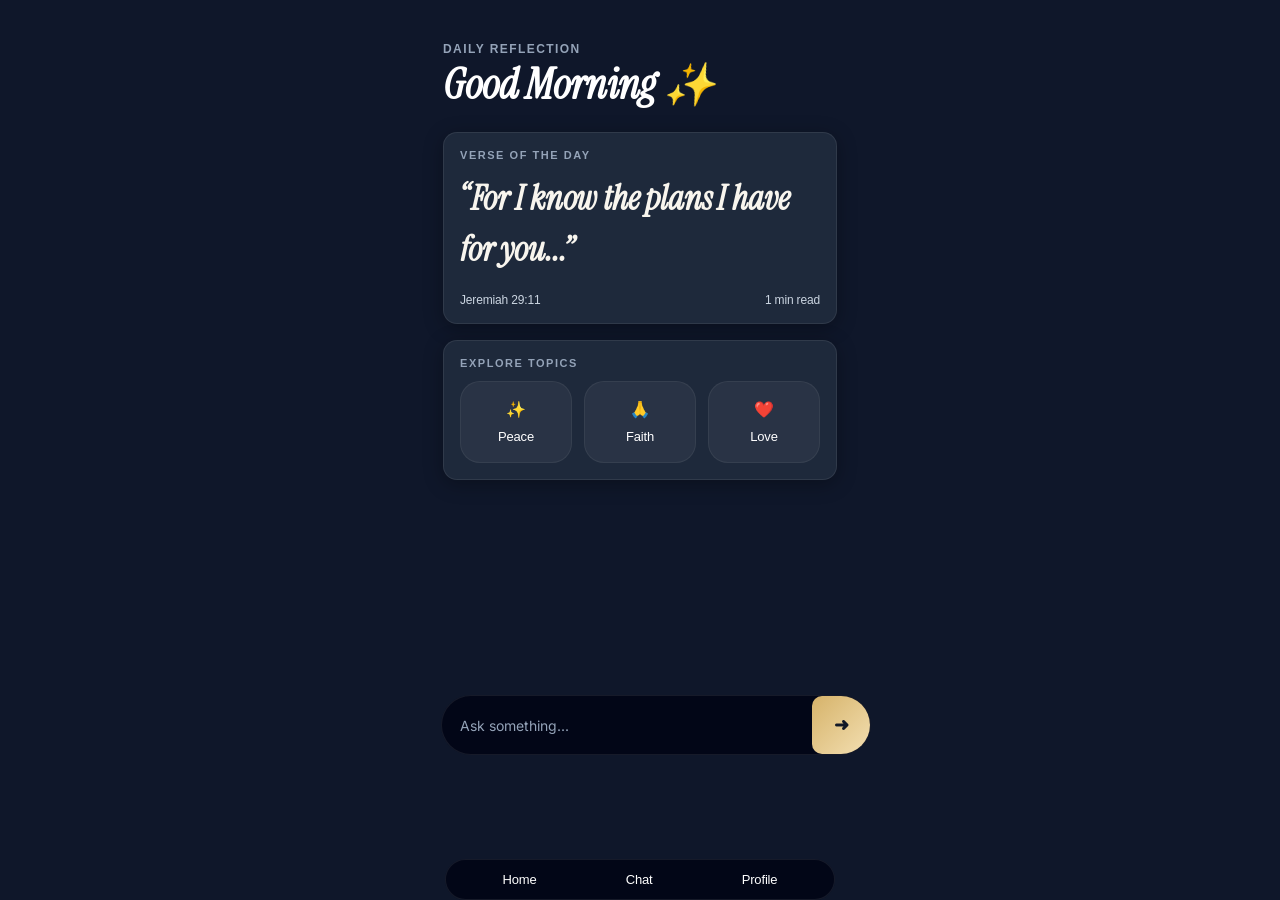
<file: index.html>
<!DOCTYPE html>
<html>
<head>
  <title>Bible Chat App</title>
  <link rel="stylesheet" href="style.css">
</head>
<body>

<div class="app">

  <!-- Greeting -->
  <p class="greeting-label">Daily Reflection</p>
  <h1 class="greeting">Good Morning ✨</h1>

  <!-- Verse Card -->
  <div class="card">
    <p class="label">Verse of the day</p>

    <h2 class="verse">
      “For I know the plans I have for you...”
    </h2>

    <div class="meta">
      <span>Jeremiah 29:11</span>
      <span>1 min read</span>
    </div>
  </div>

  <!-- Topics -->
  <div class="card">
    <p class="label">Explore Topics</p>

    <div class="topic-grid">
      <div class="topic">
        ✨
        <span>Peace</span>
      </div>

      <div class="topic">
        🙏
        <span>Faith</span>
      </div>

      <div class="topic">
        ❤️
        <span>Love</span>
      </div>
    </div>
  </div>

  <!-- Chat -->
  <div class="chat-box" id="answer"></div>

</div>

<!-- Input -->
<div class="input-wrap">
  <div class="input-bar">
    <input id="question" placeholder="Ask something..." />
    <button onclick="askAI()">➜</button>
  </div>
</div>

<!-- Bottom Nav -->
<div class="nav">
  <a href="#">Home</a>
  <a href="#">Chat</a>
  <a href="#">Profile</a>
</div>

<script src="script.js"></script>

</body>
</file>
<file: style.css>
@import url('https://fonts.googleapis.com/css2?family=Instrument+Serif:ital@0;1&family=Inter:wght@400;500;600;700&display=swap');

:root{
  --bg: #07111f;
  --card: rgba(20,30,48,0.72);
  --card-solid:#162235;
  --accent:#d6b36a;
  --text:#f8fafc;
  --muted:#94a3b8;
  --border:rgba(255,255,255,0.08);
}

*{
  margin:0;
  padding:0;
  box-sizing:border-box;
}

body{
  font-family:'Inter',sans-serif;
  letter-spacing:-0.01em;
  background:
    radial-gradient(circle at top,#10203a 0%,#07111f 45%,#020617 100%);
  color:var(--text);
  min-height:100vh;
}

/* ===== MAIN APP WRAPPER ===== */

.app{
  max-width:430px;
  margin:auto;
  padding:22px 18px 120px;
}

/* ===== GREETING ===== */

.greeting-label{
  font-size:12px;
  text-transform:uppercase;
  letter-spacing:0.12em;
  color:var(--muted);
  margin-bottom:8px;
  font-weight:600;
}

.greeting{
  font-family:'Instrument Serif',serif;
  font-size:42px;
  line-height:1;
  font-style:italic;
  margin-bottom:26px;
}

/* ===== PREMIUM CARD ===== */

.card{
  background:var(--card);
  backdrop-filter:blur(18px);
  -webkit-backdrop-filter:blur(18px);
  border:1px solid var(--border);
  border-radius:28px;
  padding:20px;
  margin-bottom:18px;
  box-shadow:
    0 10px 40px rgba(0,0,0,0.35),
    inset 0 1px 0 rgba(255,255,255,0.03);
}

/* ===== SMALL LABELS ===== */

.label{
  font-size:11px;
  text-transform:uppercase;
  letter-spacing:0.14em;
  color:var(--muted);
  margin-bottom:12px;
  font-weight:600;
}

/* ===== VERSE ===== */

.verse{
  font-family:'Instrument Serif',serif;
  font-size:34px;
  line-height:1.5;
  font-style:italic;
  color:#f8f5ee;
  margin-bottom:18px;
}

/* ===== AUTHOR / DETAILS ===== */

.meta{
  display:flex;
  justify-content:space-between;
  align-items:center;
  font-size:12px;
  color:#cbd5e1;
}

/* ===== TOPIC BUTTONS ===== */

.topic-grid{
  display:grid;
  grid-template-columns:repeat(3,1fr);
  gap:12px;
  margin-top:12px;
}

.topic{
  background:rgba(255,255,255,0.05);
  border:1px solid rgba(255,255,255,0.06);
  border-radius:20px;
  padding:18px 10px;
  text-align:center;
  transition:0.25s ease;
}

.topic:hover{
  transform:translateY(-2px);
  background:rgba(255,255,255,0.08);
}

.topic span{
  display:block;
  margin-top:10px;
  font-size:13px;
  font-weight:500;
}

/* ===== CHAT ===== */

.chat-box{
  display:flex;
  flex-direction:column;
  gap:14px;
  padding-bottom:120px;
}

.user-msg,
.ai-msg{
  max-width:84%;
  padding:16px;
  border-radius:24px;
  line-height:1.6;
  font-size:15px;
  animation:fadeUp .25s ease;
}

.user-msg{
  align-self:flex-end;
  background:linear-gradient(135deg,#d6b36a,#f3dfb2);
  color:#111827;
  border-bottom-right-radius:8px;
}

.ai-msg{
  align-self:flex-start;
  background:#f8f5ee;
  color:#111827;
  border-bottom-left-radius:8px;
}

/* scripture inside ai */

.ai-msg blockquote{
  font-family:'Instrument Serif',serif;
  font-style:italic;
  font-size:24px;
  line-height:1.5;
  margin:14px 0;
}

/* ===== INPUT BAR ===== */

.input-wrap{
  position:fixed;
  bottom:85px;
  left:50%;
  transform:translateX(-50%);
  width:100%;
  max-width:430px;
  padding:0 16px;
}

.input-bar{
  display:flex;
  align-items:center;
  background:rgba(15,23,42,0.92);
  border:1px solid rgba(255,255,255,0.08);
  border-radius:999px;
  overflow:hidden;
  backdrop-filter:blur(18px);
}

.input-bar input{
  flex:1;
  background:transparent;
  border:none;
  outline:none;
  color:white;
  padding:18px;
  font-size:15px;
  font-family:'Inter',sans-serif;
}

.input-bar input::placeholder{
  color:#94a3b8;
  font-size:14px;
}

.input-bar button{
  width:58px;
  height:58px;
  border:none;
  background:linear-gradient(135deg,#d6b36a,#f3dfb2);
  color:#111827;
  font-size:18px;
  cursor:pointer;
}

/* ===== NAV ===== */

.nav{
  position:fixed;
  bottom:18px;
  left:50%;
  transform:translateX(-50%);
  width:92%;
  max-width:390px;
  background:rgba(15,23,42,0.85);
  border:1px solid rgba(255,255,255,0.08);
  backdrop-filter:blur(20px);
  border-radius:999px;
  display:flex;
  justify-content:space-around;
  padding:14px;
}

.nav a{
  color:#cbd5e1;
  text-decoration:none;
  font-size:13px;
  font-weight:500;
}

/* ===== ANIMATION ===== */

@keyframes fadeUp{
  from{
    opacity:0;
    transform:translateY(10px);
  }
  to{
    opacity:1;
    transform:translateY(0);
  }
}
body {
  font-family: Arial;
  padding: 20px;
}
input {
  width: 80%;
  padding: 10px;
}
button {
  padding: 10px;
}
/* === UPGRADE UI === */

body {
  background: #0f172a;
  color: white;
}

/* cards */
.card {
  background: #1e293b;
  border-radius: 14px;
  padding: 16px;
  margin-bottom: 16px;
  box-shadow: 0 4px 20px rgba(0,0,0,0.3);
}

/* buttons */
button, .btn {
  background: #22c55e;
  border: none;
  border-radius: 10px;
  padding: 12px;
  font-weight: bold;
  color: black;
}

/* chat bubbles */
.chat-box {
  display: flex;
  flex-direction: column;
  gap: 10px;
}

.user-msg {
  align-self: flex-end;
  background: #22c55e;
  color: black;
  padding: 10px;
  border-radius: 12px;
  max-width: 70%;
}

.ai-msg {
  align-self: flex-start;
  background: #334155;
  padding: 10px;
  border-radius: 12px;
  max-width: 70%;
}

/* input bar fix */
.input-bar {
  position: fixed;
  bottom: 60px;
  width: 100%;
  display: flex;
  background: #020617;
}

input {
  flex: 1;
  padding: 12px;
  border: none;
  background: #1e293b;
  color: white;
}

/* nav bar */
.nav {
  position: fixed;
  bottom: 0;
  width: 100%;
  background: #020617;
  display: flex;
  justify-content: space-around;
  padding: 12px;
}

.nav a {
  color: white;
  text-decoration: none;
                              }
</file>
